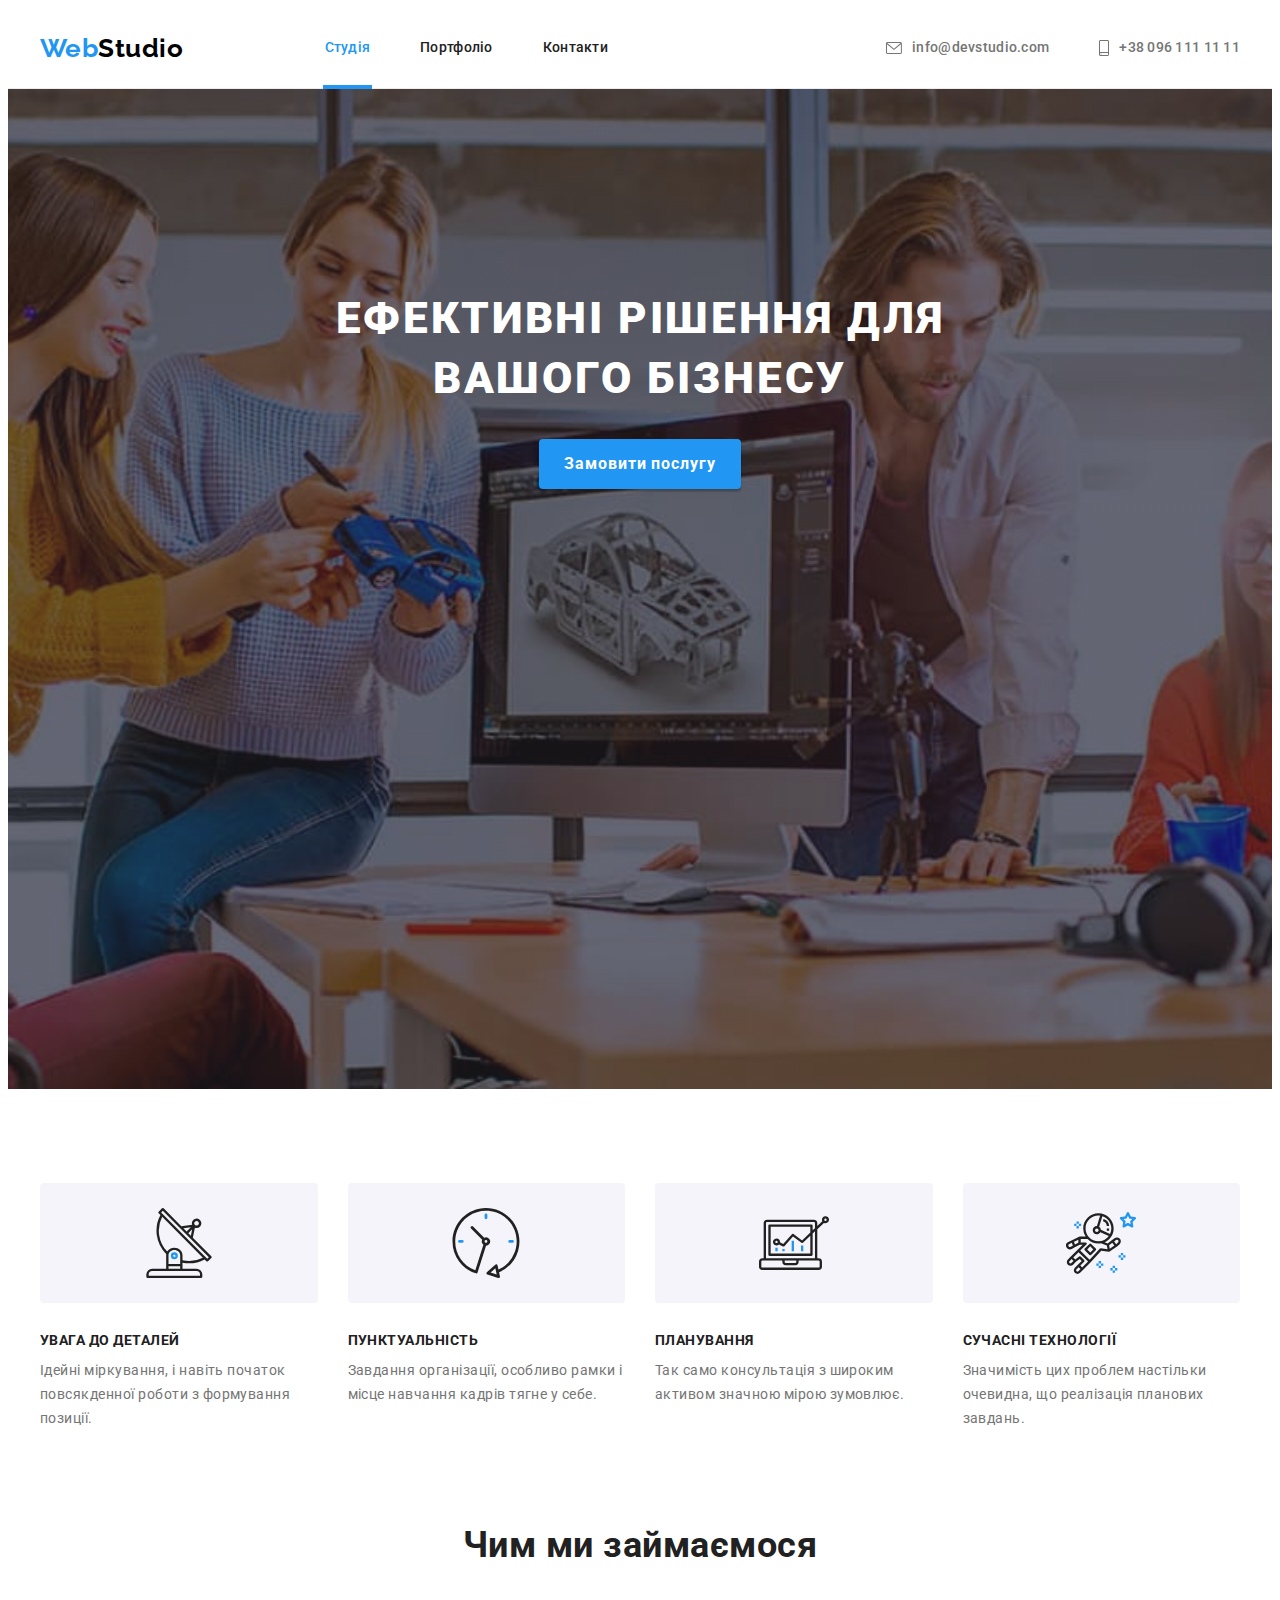
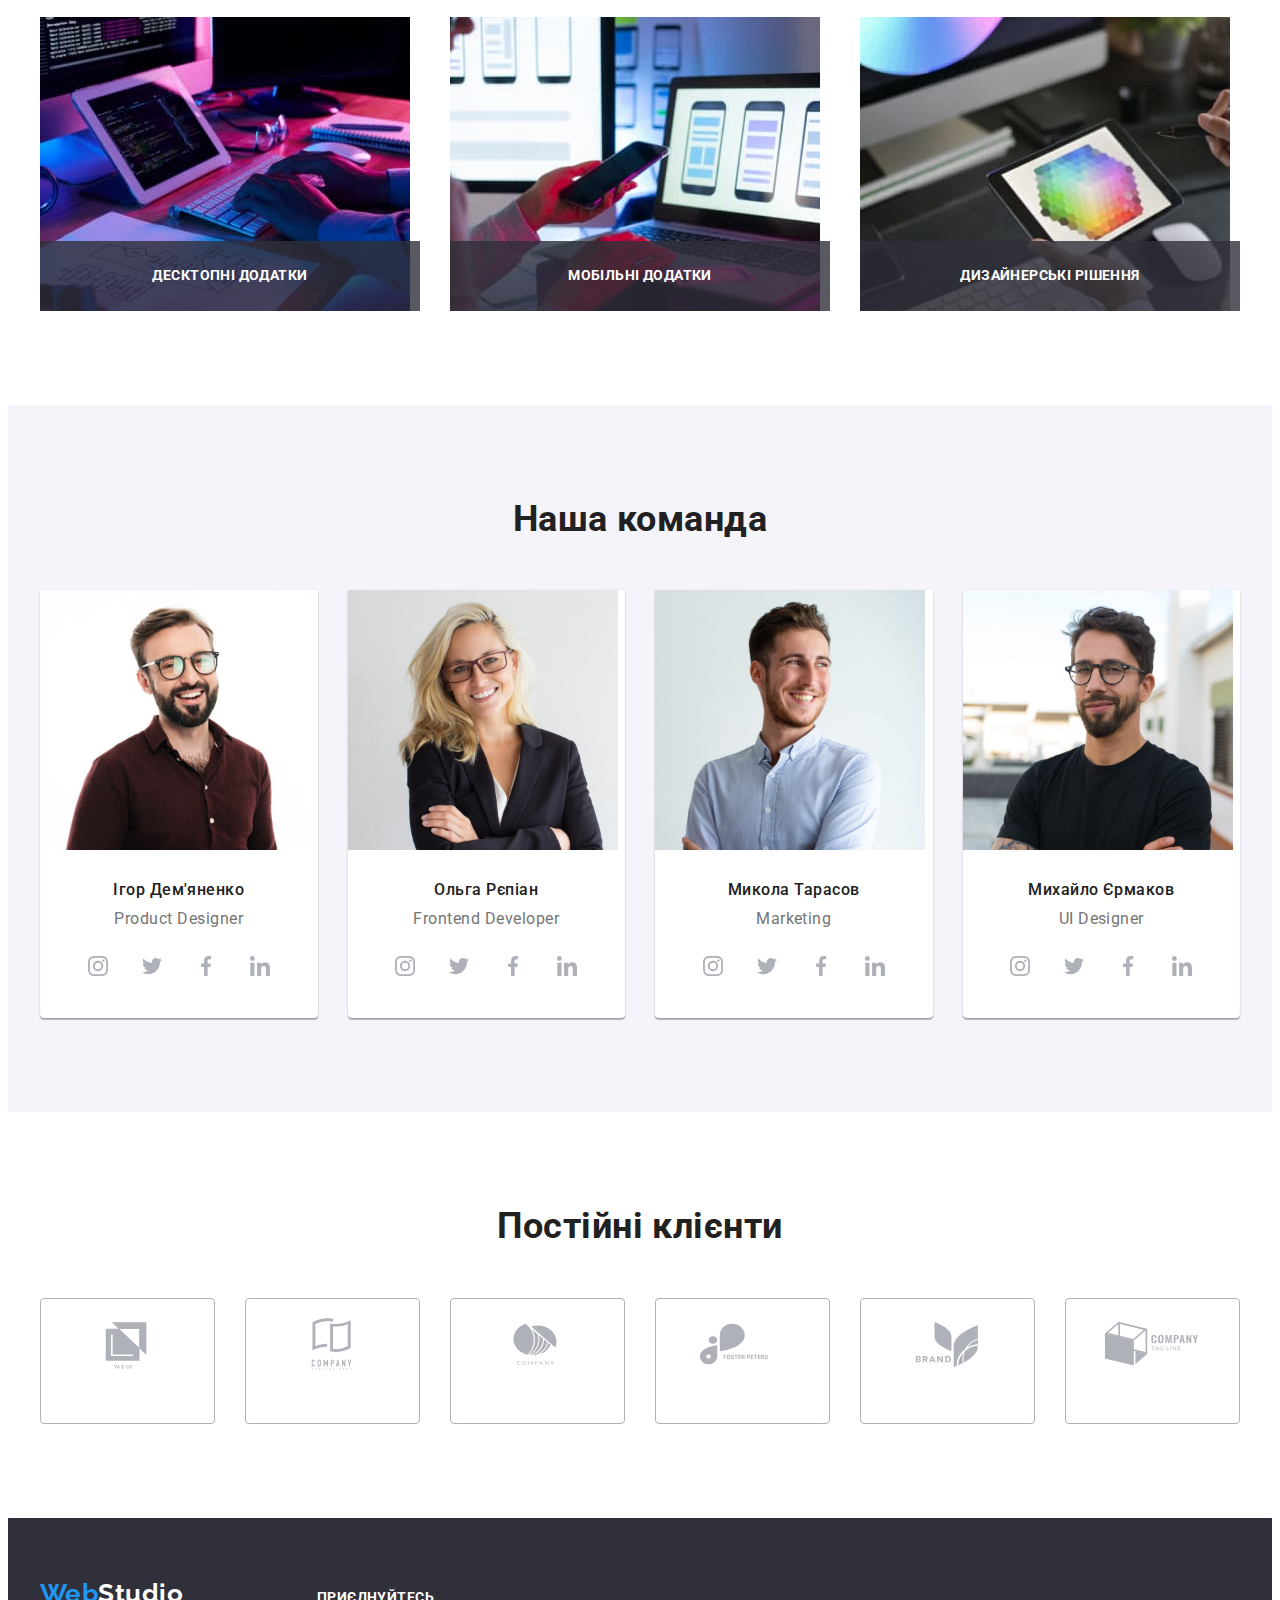
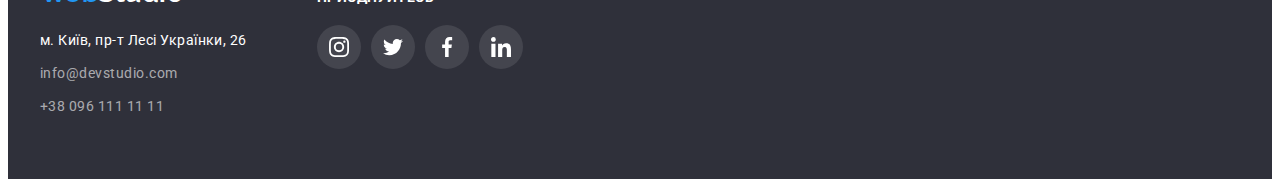
<file: index.html>
<!DOCTYPE html>
<html lang="uk">
  <head>
    <meta charset="UTF-8" />
    <meta http-equiv="X-UA-Compatible" content="IE=edge" />
    <meta name="viewport" content="width=device-width, initial-scale=1.0" />
    <link rel="preconnect" href="https://fonts.googleapis.com" />
    <link rel="preconnect" href="https://fonts.gstatic.com" crossorigin />
    <link
      href="https://fonts.googleapis.com/css2?family=Raleway:wght@700&family=Roboto:wght@400;500;700;900&display=swap"
      rel="stylesheet"
    />
    <title>Студія</title>
    <link
      rel="stylesheet"
      href="https://cdnjs.cloudflare.com/ajax/libs/modern-normalize/1.1.0/modern-normalize.min.css"
      integrity="sha512-wpPYUAdjBVSE4KJnH1VR1HeZfpl1ub8YT/NKx4PuQ5NmX2tKuGu6U/JRp5y+Y8XG2tV+wKQpNHVUX03MfMFn9Q=="
      crossorigin="anonymous"
      referrerpolicy="no-referrer"
    />
    <link rel="stylesheet" href="./css/styles.css" />
  </head>
  <body>
    <header class="header">
      <div class="container page-header">
        <nav class="page-nav">
          <a href="/" class="logo"><span class="logo-start">Web</span>Studio</a>
          <ul class="site-nav list">
            <li class="item"><a href="./index.html" class="link current">Студія</a></li>
            <li class="item"><a href="./portfolio.html" class="link">Портфоліо</a></li>
            <li class="item"><a href="" class="link">Контакти</a></li>
          </ul>
        </nav>
        <ul class="contacts list">
          <li class="item">
            <a href="mailto:info@devstudio.com" class="link">
              <svg class="icon" width="16" height="12">
                <use href="./images/icons.svg#envelope"></use></svg
              >info@devstudio.com
            </a>
          </li>
          <li class="item">
            <a href="tel:+380961111111" class="link">
              <svg class="icon" width="10" height="16">
                <use href="./images/icons.svg#smartphone"></use></svg
              >+38 096 111 11 11
            </a>
          </li>
        </ul>
      </div>
    </header>
    <main>
      <section class="hero">
        <h1 class="hero-title">Ефективні рішення для<br />вашого бізнесу</h1>
        <button type="button" class="button primary hero-btn" data-modal-open>
          Замовити послугу
        </button>
      </section>
      <section class="section section-features">
        <div class="container">
          <h2 class="section-title visually-hidden">Наші переваги</h2>
          <ul class="features list">
            <li class="item">
              <div class="icon-bg">
                <svg class="icon" width="70" height="70">
                  <use href="./images/icons.svg#antenna"></use>
                </svg>
              </div>
              <h3 class="title">УВАГА ДО ДЕТАЛЕЙ</h3>
              <p class="text">
                Ідейні міркування, і навіть початок повсякденної роботи з формування позиції.
              </p>
            </li>
            <li class="item">
              <div class="icon-bg">
                <svg class="icon" width="70" height="70">
                  <use href="./images/icons.svg#clock"></use>
                </svg>
              </div>
              <h3 class="title">ПУНКТУАЛЬНІСТЬ</h3>
              <p class="text">
                Завдання організації, особливо рамки і місце навчання кадрів тягне у себе.
              </p>
            </li>
            <li class="item">
              <div class="icon-bg">
                <svg class="icon" width="70" height="70">
                  <use href="./images/icons.svg#diagram"></use>
                </svg>
              </div>
              <h3 class="title">ПЛАНУВАННЯ</h3>
              <p class="text">Так само консультація з широким активом значною мірою зумовлює.</p>
            </li>
            <li class="item">
              <div class="icon-bg">
                <svg class="icon" width="70" height="70">
                  <use href="./images/icons.svg#astronaut"></use>
                </svg>
              </div>
              <h3 class="title">СУЧАСНІ ТЕХНОЛОГІЇ</h3>
              <p class="text">
                Значимість цих проблем настільки очевидна, що реалізація планових завдань.
              </p>
            </li>
          </ul>
        </div>
      </section>
      <section class="section">
        <div class="container">
          <h2 class="section-title">Чим ми займаємося</h2>
          <ul class="work list">
            <li class="item">
              <div class="picture-wrap">
                <img
                  class="picture"
                  src="./images/box-1.jpg"
                  alt="Програмування"
                  width="370"
                  height="294"
                />
                <p class="description">Десктопні додатки</p>
              </div>
            </li>
            <li class="item">
              <div class="picture-wrap">
                <img
                  class="picture"
                  src="./images/box-2.jpg"
                  alt="Мобільні інтерфейси"
                  width="370"
                  height="294"
                />
                <p class="description">Мобільні додатки</p>
              </div>
            </li>
            <li class="item">
              <div class="picture-wrap">
                <img
                  class="picture"
                  src="./images/box-3.jpg"
                  alt="Палітра кольорів"
                  width="370"
                  height="294"
                />
                <p class="description">Дизайнерські рішення</p>
              </div>
            </li>
          </ul>
        </div>
      </section>
      <section class="section command">
        <div class="container">
          <h2 class="section-title">Наша команда</h2>
          <ul class="command-info list">
            <li class="item">
              <img
                class="foto"
                src="./images/photo-1.jpg"
                alt="Ігор Дем'яненко"
                width="270"
                height="260"
              />
              <div class="description">
                <h3 class="title">Ігор Дем'яненко</h3>
                <p lang="en" class="text">Product Designer</p>
                <ul class="social list">
                  <li class="item">
                    <a href="#" class="link">
                      <svg class="icon" width="20" height="20">
                        <use href="./images/icons.svg#instagram"></use>
                      </svg>
                    </a>
                  </li>
                  <li class="item">
                    <a href="#" class="link">
                      <svg class="icon" width="20" height="20">
                        <use href="./images/icons.svg#twitter"></use>
                      </svg>
                    </a>
                  </li>
                  <li class="item">
                    <a href="#" class="link">
                      <svg class="icon" width="20" height="20">
                        <use href="./images/icons.svg#facebook"></use>
                      </svg>
                    </a>
                  </li>
                  <li class="item">
                    <a href="#" class="link">
                      <svg class="icon" width="20" height="20">
                        <use href="./images/icons.svg#linkedin"></use>
                      </svg>
                    </a>
                  </li>
                </ul>
              </div>
            </li>
            <li class="item">
              <img
                class="foto"
                src="./images/photo-2.jpg"
                alt="Ольга Рєпіан"
                width="270"
                height="260"
              />
              <div class="description">
                <h3 class="title">Ольга Рєпіан</h3>
                <p lang="en" class="text">Frontend Developer</p>
                <ul class="social list">
                  <li class="item">
                    <a href="#" class="link">
                      <svg class="icon" width="20" height="20">
                        <use href="./images/icons.svg#instagram"></use>
                      </svg>
                    </a>
                  </li>
                  <li class="item">
                    <a href="#" class="link">
                      <svg class="icon" width="20" height="20">
                        <use href="./images/icons.svg#twitter"></use>
                      </svg>
                    </a>
                  </li>
                  <li class="item">
                    <a href="#" class="link">
                      <svg class="icon" width="20" height="20">
                        <use href="./images/icons.svg#facebook"></use>
                      </svg>
                    </a>
                  </li>
                  <li class="item">
                    <a href="#" class="link">
                      <svg class="icon" width="20" height="20">
                        <use href="./images/icons.svg#linkedin"></use>
                      </svg>
                    </a>
                  </li>
                </ul>
              </div>
            </li>
            <li class="item">
              <img
                class="foto"
                src="./images/photo-3.jpg"
                alt="Микола Тарасов"
                width="270"
                height="260"
              />
              <div class="description">
                <h3 class="title">Микола Тарасов</h3>
                <p lang="en" class="text">Marketing</p>
                <ul class="social list">
                  <li class="item">
                    <a href="#" class="link">
                      <svg class="icon" width="20" height="20">
                        <use href="./images/icons.svg#instagram"></use>
                      </svg>
                    </a>
                  </li>
                  <li class="item">
                    <a href="#" class="link">
                      <svg class="icon" width="20" height="20">
                        <use href="./images/icons.svg#twitter"></use>
                      </svg>
                    </a>
                  </li>
                  <li class="item">
                    <a href="#" class="link">
                      <svg class="icon" width="20" height="20">
                        <use href="./images/icons.svg#facebook"></use>
                      </svg>
                    </a>
                  </li>
                  <li class="item">
                    <a href="#" class="link">
                      <svg class="icon" width="20" height="20">
                        <use href="./images/icons.svg#linkedin"></use>
                      </svg>
                    </a>
                  </li>
                </ul>
              </div>
            </li>
            <li class="item">
              <img
                class="foto"
                src="./images/photo-4.jpg"
                alt="Михайло Єрмаков"
                width="270"
                height="260"
              />
              <div class="description">
                <h3 class="title">Михайло Єрмаков</h3>
                <p lang="en" class="text">UI Designer</p>
                <ul class="social list">
                  <li class="item">
                    <a href="#" class="link">
                      <svg class="icon" width="20" height="20">
                        <use href="./images/icons.svg#instagram"></use>
                      </svg>
                    </a>
                  </li>
                  <li class="item">
                    <a href="#" class="link">
                      <svg class="icon" width="20" height="20">
                        <use href="./images/icons.svg#twitter"></use>
                      </svg>
                    </a>
                  </li>
                  <li class="item">
                    <a href="#" class="link">
                      <svg class="icon" width="20" height="20">
                        <use href="./images/icons.svg#facebook"></use>
                      </svg>
                    </a>
                  </li>
                  <li class="item">
                    <a href="#" class="link">
                      <svg class="icon" width="20" height="20">
                        <use href="./images/icons.svg#linkedin"></use>
                      </svg>
                    </a>
                  </li>
                </ul>
              </div>
            </li>
          </ul>
        </div>
      </section>
      <section class="section clients">
        <div class="container">
          <h2 class="section-title">Постійні клієнти</h2>
          <ul class="clients-list list">
            <li class="item">
              <a href="#" class="link">
                <svg class="icon" width="106" height="60">
                  <use href="./images/icons.svg#client-1"></use>
                </svg>
              </a>
            </li>
            <li class="item">
              <a href="#" class="link">
                <svg class="icon" width="106" height="60">
                  <use href="./images/icons.svg#client-2"></use>
                </svg>
              </a>
            </li>
            <li class="item">
              <a href="#" class="link">
                <svg class="icon" width="106" height="60">
                  <use href="./images/icons.svg#client-3"></use>
                </svg>
              </a>
            </li>
            <li class="item">
              <a href="#" class="link">
                <svg class="icon" width="106" height="60">
                  <use href="./images/icons.svg#client-4"></use>
                </svg>
              </a>
            </li>
            <li class="item">
              <a href="#" class="link">
                <svg class="icon" width="106" height="60">
                  <use href="./images/icons.svg#client-5"></use>
                </svg>
              </a>
            </li>
            <li class="item">
              <a href="#" class="link">
                <svg class="icon" width="106" height="60">
                  <use href="./images/icons.svg#client-6"></use>
                </svg>
              </a>
            </li>
          </ul>
        </div>
      </section>
    </main>
    <footer class="footer">
      <div class="container">
        <div class="footer-address">
          <a href="/" class="logo"
            ><span class="logo-start">Web</span><span class="logo-end">Studio</span></a
          >
          <address class="address">
            <p class="title">м. Київ, пр-т Лесі Українки, 26</p>
            <ul class="list">
              <li class="item">
                <a href="mailto:info@devstudio.com" class="link">info@devstudio.com</a>
              </li>
              <li class="item">
                <a href="tel:+380961111111" class="link">+38 096 111 11 11</a>
              </li>
            </ul>
          </address>
        </div>
        <div class="footer-social">
          <p class="title">приєднуйтесь</p>
          <ul class="footer-social-list list">
            <li class="item">
              <a href="#" class="link">
                <svg class="icon" width="20" height="20">
                  <use href="./images/icons.svg#instagram"></use>
                </svg>
              </a>
            </li>
            <li class="item">
              <a href="#" class="link">
                <svg class="icon" width="20" height="20">
                  <use href="./images/icons.svg#twitter"></use>
                </svg>
              </a>
            </li>
            <li class="item">
              <a href="#" class="link">
                <svg class="icon" width="20" height="20">
                  <use href="./images/icons.svg#facebook"></use>
                </svg>
              </a>
            </li>
            <li class="item">
              <a href="#" class="link">
                <svg class="icon" width="20" height="20">
                  <use href="./images/icons.svg#linkedin"></use>
                </svg>
              </a>
            </li>
          </ul>
        </div>
      </div>
    </footer>
    <!-- Модальное окно -->
    <div class="backdrop is-hidden" data-modal>
      <div class="modal">
        <div class="icon-wrap" data-modal-close>
          <svg class="icon" width="18" height="18">
            <use href="./images/icons.svg#close"></use>
          </svg>
        </div>
      </div>
    </div>
    <script src="./js/modal.js"></script>
  </body>
</html>
</file>
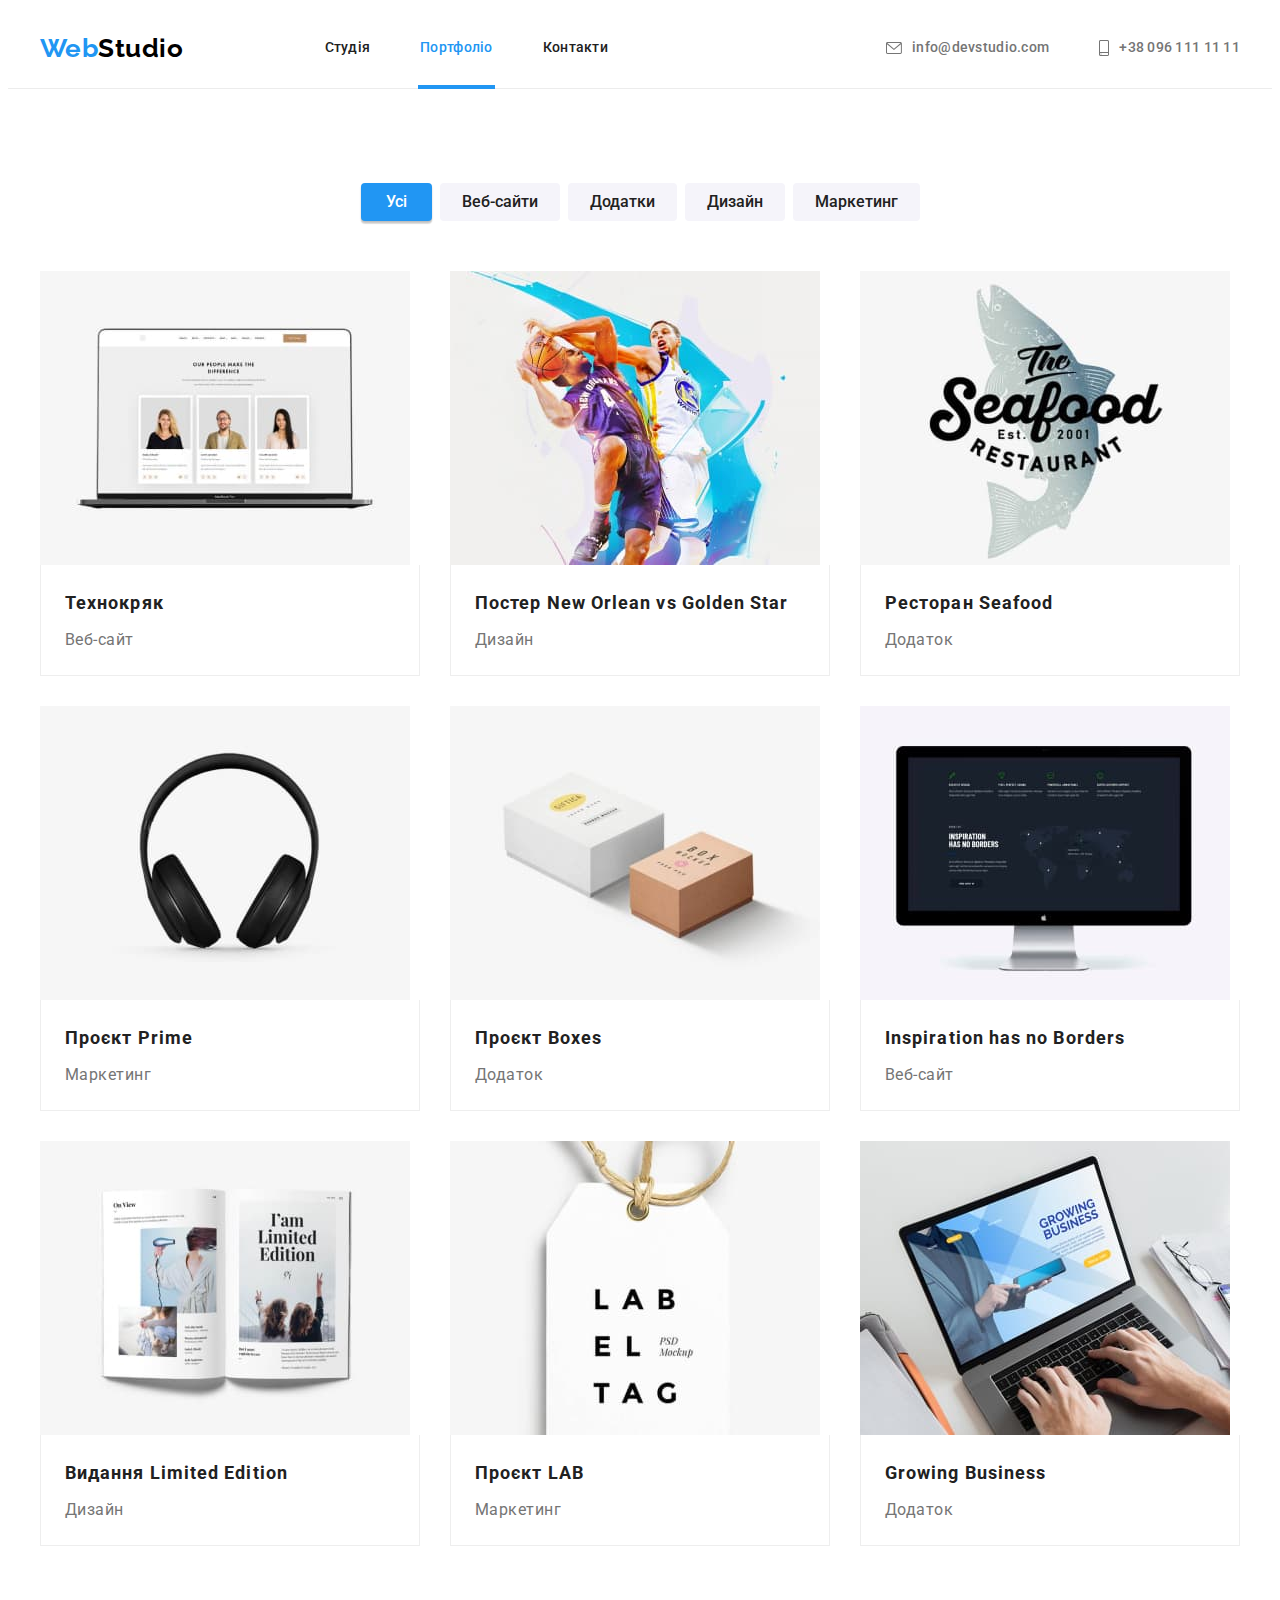
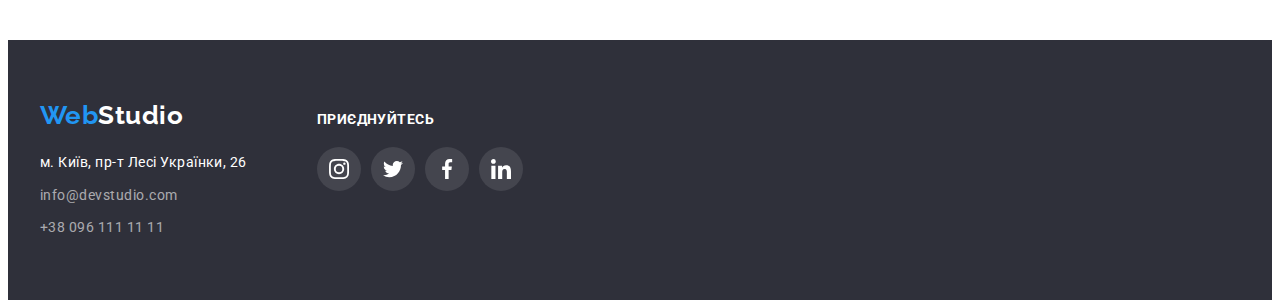
<file: portfolio.html>
<!DOCTYPE html>
<html lang="uk">
  <head>
    <meta charset="UTF-8" />
    <meta http-equiv="X-UA-Compatible" content="IE=edge" />
    <meta name="viewport" content="width=device-width, initial-scale=1.0" />
    <link rel="preconnect" href="https://fonts.googleapis.com" />
    <link rel="preconnect" href="https://fonts.gstatic.com" crossorigin />
    <link
      href="https://fonts.googleapis.com/css2?family=Raleway:wght@700&family=Roboto:wght@400;500;700;900&display=swap"
      rel="stylesheet"
    />
    <title>Портфоліо</title>
    <link
      rel="stylesheet"
      href="https://cdnjs.cloudflare.com/ajax/libs/modern-normalize/1.1.0/modern-normalize.min.css"
      integrity="sha512-wpPYUAdjBVSE4KJnH1VR1HeZfpl1ub8YT/NKx4PuQ5NmX2tKuGu6U/JRp5y+Y8XG2tV+wKQpNHVUX03MfMFn9Q=="
      crossorigin="anonymous"
      referrerpolicy="no-referrer"
    />
    <link rel="stylesheet" href="./css/styles.css" />
  </head>
  <body>
    <header class="header">
      <div class="container page-header">
        <nav class="page-nav">
          <a href="/" class="logo"><span class="logo-start">Web</span>Studio</a>
          <ul class="site-nav list">
            <li class="item"><a href="./index.html" class="link">Студія</a></li>
            <li class="item"><a href="./portfolio.html" class="link current">Портфоліо</a></li>
            <li class="item"><a href="" class="link">Контакти</a></li>
          </ul>
        </nav>
        <ul class="contacts list">
          <li class="item">
            <a href="mailto:info@devstudio.com" class="link">
              <svg class="icon" width="16" height="12">
                <use href="./images/icons.svg#envelope"></use></svg
              >info@devstudio.com</a
            >
          </li>
          <li class="item">
            <a href="tel:+380961111111" class="link">
              <svg class="icon" width="10" height="16">
                <use href="./images/icons.svg#smartphone"></use></svg
              >+38 096 111 11 11</a
            >
          </li>
        </ul>
      </div>
    </header>
    <main>
      <section class="section">
        <div class="container">
          <h1 class="section-title visually-hidden">Наші проекти</h1>
          <ul class="filter list">
            <li class="item">
              <button type="button" class="button primary">Усі</button>
            </li>
            <li class="item">
              <button type="button" class="button secondary">Веб-сайти</button>
            </li>
            <li class="item">
              <button type="button" class="button secondary">Додатки</button>
            </li>
            <li class="item">
              <button type="button" class="button secondary">Дизайн</button>
            </li>
            <li class="item">
              <button type="button" class="button secondary">Маркетинг</button>
            </li>
          </ul>
          <ul class="project list">
            <li class="item">
              <a href="" class="link">
                <div class="thumb">
                  <img
                    class="picture"
                    src="./images/project-1.jpg"
                    alt="Экран ноутбука"
                    width="370"
                    height="294"
                  />
                  <p class="hover-overlay">
                    Ресурс пропонує комплексні пропозиції з різним рівнем функціоналу та сервісів.
                    Все це дозволить відвідувачу отримати вичерпні відомості про компанію чи
                    приватну особу.
                  </p>
                </div>
                <div class="description">
                  <h2 class="title">Технокряк</h2>
                  <p class="product">Веб-сайт</p>
                </div>
              </a>
            </li>
            <li class="item">
              <a href="" class="link">
                <div class="thumb">
                  <img
                    class="picture"
                    src="./images/project-2.jpg"
                    alt="Два баскетболиста"
                    width="370"
                    height="294"
                  />
                  <p class="hover-overlay">
                    Ресурс пропонує комплексні пропозиції з різним рівнем функціоналу та сервісів.
                    Все це дозволить відвідувачу отримати вичерпні відомості про компанію чи
                    приватну особу.
                  </p>
                </div>
                <div class="description">
                  <h2 class="title">Постер <span lang="en">New Orlean vs Golden Star</span></h2>
                  <p class="product">Дизайн</p>
                </div>
              </a>
            </li>
            <li class="item">
              <a href="" class="link">
                <div class="thumb">
                  <img
                    class="picture"
                    src="./images/project-3.jpg"
                    alt="Логотип ресторана"
                    width="370"
                    height="294"
                  />
                  <p class="hover-overlay">
                    Ресурс пропонує комплексні пропозиції з різним рівнем функціоналу та сервісів.
                    Все це дозволить відвідувачу отримати вичерпні відомості про компанію чи
                    приватну особу.
                  </p>
                </div>
                <div class="description">
                  <h2 class="title">Ресторан <span lang="en">Seafood</span></h2>
                  <p class="product">Додаток</p>
                </div>
              </a>
            </li>
            <li class="item">
              <a href="" class="link">
                <div class="thumb">
                  <img
                    class="picture"
                    src="./images/project-4.jpg"
                    alt="Наушники"
                    width="370"
                    height="294"
                  />
                  <p class="hover-overlay">
                    Ресурс пропонує комплексні пропозиції з різним рівнем функціоналу та сервісів.
                    Все це дозволить відвідувачу отримати вичерпні відомості про компанію чи
                    приватну особу.
                  </p>
                </div>
                <div class="description">
                  <h2 class="title">Проєкт <span lang="en">Prime</span></h2>
                  <p class="product">Маркетинг</p>
                </div>
              </a>
            </li>
            <li class="item">
              <a href="" class="link">
                <div class="thumb">
                  <img
                    class="picture"
                    src="./images/project-5.jpg"
                    alt="Картонные боксы"
                    width="370"
                    height="294"
                  />
                  <p class="hover-overlay">
                    Ресурс пропонує комплексні пропозиції з різним рівнем функціоналу та сервісів.
                    Все це дозволить відвідувачу отримати вичерпні відомості про компанію чи
                    приватну особу.
                  </p>
                </div>
                <div class="description">
                  <h2 class="title">Проєкт <span lang="en">Boxes</span></h2>
                  <p class="product">Додаток</p>
                </div>
              </a>
            </li>
            <li class="item">
              <a href="" class="link">
                <div class="thumb">
                  <img
                    class="picture"
                    src="./images/project-6.jpg"
                    alt="Монитор"
                    width="370"
                    height="294"
                  />
                  <p class="hover-overlay">
                    Ресурс пропонує комплексні пропозиції з різним рівнем функціоналу та сервісів.
                    Все це дозволить відвідувачу отримати вичерпні відомості про компанію чи
                    приватну особу.
                  </p>
                </div>
                <div class="description">
                  <h2 lang="en" class="title">Inspiration has no Borders</h2>
                  <p class="product">Веб-сайт</p>
                </div>
              </a>
            </li>
            <li class="item">
              <a href="" class="link">
                <div class="thumb">
                  <img
                    class="picture"
                    src="./images/project-7.jpg"
                    alt="Книга"
                    width="370"
                    height="294"
                  />
                  <p class="hover-overlay">
                    Ресурс пропонує комплексні пропозиції з різним рівнем функціоналу та сервісів.
                    Все це дозволить відвідувачу отримати вичерпні відомості про компанію чи
                    приватну особу.
                  </p>
                </div>
                <div class="description">
                  <h2 class="title">Видання <span lang="en">Limited Edition</span></h2>
                  <p class="product">Дизайн</p>
                </div>
              </a>
            </li>
            <li class="item">
              <a href="" class="link">
                <div class="thumb">
                  <img
                    class="picture"
                    src="./images/project-8.jpg"
                    alt="Бирка"
                    width="370"
                    height="294"
                  />
                  <p class="hover-overlay">
                    Ресурс пропонує комплексні пропозиції з різним рівнем функціоналу та сервісів.
                    Все це дозволить відвідувачу отримати вичерпні відомості про компанію чи
                    приватну особу.
                  </p>
                </div>
                <div class="description">
                  <h2 class="title">Проєкт <span lang="en">LAB</span></h2>
                  <p class="product">Маркетинг</p>
                </div>
              </a>
            </li>
            <li class="item">
              <a href="" class="link">
                <div class="thumb">
                  <img
                    class="picture"
                    src="./images/project-9.jpg"
                    alt="Руки на ноутбуке"
                    width="370"
                    height="294"
                  />
                  <p class="hover-overlay">
                    Ресурс пропонує комплексні пропозиції з різним рівнем функціоналу та сервісів.
                    Все це дозволить відвідувачу отримати вичерпні відомості про компанію чи
                    приватну особу.
                  </p>
                </div>
                <div class="description">
                  <h2 lang="en" class="title">Growing Business</h2>
                  <p class="product">Додаток</p>
                </div>
              </a>
            </li>
          </ul>
        </div>
      </section>
    </main>
    <footer class="footer">
      <div class="container">
        <div class="footer-address">
          <a href="/" class="logo"
            ><span class="logo-start">Web</span><span class="logo-end">Studio</span></a
          >
          <address class="address">
            <p class="title">м. Київ, пр-т Лесі Українки, 26</p>
            <ul class="list">
              <li class="item">
                <a href="mailto:info@devstudio.com" class="link">info@devstudio.com</a>
              </li>
              <li class="item">
                <a href="tel:+380961111111" class="link">+38 096 111 11 11</a>
              </li>
            </ul>
          </address>
        </div>
        <div class="footer-social">
          <p class="title">приєднуйтесь</p>
          <ul class="footer-social-list list">
            <li class="item">
              <a href="#" class="link">
                <svg class="icon" width="20" height="20">
                  <use href="./images/icons.svg#instagram"></use>
                </svg>
              </a>
            </li>
            <li class="item">
              <a href="#" class="link">
                <svg class="icon" width="20" height="20">
                  <use href="./images/icons.svg#twitter"></use>
                </svg>
              </a>
            </li>
            <li class="item">
              <a href="#" class="link">
                <svg class="icon" width="20" height="20">
                  <use href="./images/icons.svg#facebook"></use>
                </svg>
              </a>
            </li>
            <li class="item">
              <a href="#" class="link">
                <svg class="icon" width="20" height="20">
                  <use href="./images/icons.svg#linkedin"></use>
                </svg>
              </a>
            </li>
          </ul>
        </div>
      </div>
    </footer>
  </body>
</html>
</file>
<file: css/styles.css>
:root {
  --primary-text-color: #212121;
  --title-text-color: #757575;
  --accent-color: #2196f3;
  --white-color: #ffffff;
  --black-color: #000000;
  --button-color: #f5f4fa;
  --footer-color: #2f303a;
  --button-active: #188ce8;
  --icon-color: #afb1b8;
  --time: 250ms;
  --timing-function: cubic-bezier(0.4, 0, 0.2, 1);
}

body {
  color: var(--title-text-color);
  background-color: var(--white-color);
  font-family: Roboto, sans-serif;
  letter-spacing: 0.03em;
}

h1,
h2,
h3,
h4,
h5,
h6,
p,
ul {
  margin-top: 0;
  margin-bottom: 0;
}

.container {
  margin-left: auto;
  margin-right: auto;
  padding-left: 15px;
  padding-right: 15px;
  width: 1200px;
}

.list {
  padding: 0;
  margin: 0;
  list-style: none;
}

.visually-hidden {
  position: absolute;
  white-space: nowrap;
  width: 1px;
  height: 1px;
  overflow: hidden;
  border: 0;
  padding: 0;
  clip: rect(0 0 0 0);
  clip-path: inset(50%);
  margin: -1px;
}

/* --------------- SECTION --------------- */

.section {
  padding-top: 94px;
  padding-bottom: 94px;
}

.section-title {
  margin-bottom: 50px;
  color: var(--primary-text-color);
  font-weight: 700;
  font-size: 36px;
  line-height: 1.16;
  text-align: center;
}

/* --------------- HEADER --------------- */

.header {
  border-bottom: 1px solid #ececec;
}

.container.page-header {
  display: flex;
  align-items: center;
  justify-content: space-between;
}

.container>.page-nav {
  display: flex;
  justify-content: space-between;
  align-items: center;
  flex-basis: 50%;
}

.logo {
  color: var(--black-color);
  font-family: Raleway, sans-serif;
  font-weight: 700;
  font-size: 26px;
  line-height: 1.19;
  text-decoration: none;
}

.logo-start {
  color: var(--accent-color);
}

.logo-end {
  color: var(--white-color);
}

.site-nav.list {
  display: flex;
}

.site-nav>.item {
  display: flex;
  position: relative;
}

.site-nav>.item+.item {
  margin-left: 50px;
}

.site-nav>.item:last-child {
  margin-right: 32px;
}

.site-nav .link {
  display: block;
  padding-top: 32px;
  padding-bottom: 32px;
  font-weight: 500;
  font-size: 14px;
  line-height: 1.14;
  letter-spacing: 0.02em;
  text-decoration: none;
  color: var(--primary-text-color);
  transition: color var(--time) var(--timing-function);
}

.site-nav .link:hover,
.site-nav .link:focus {
  color: var(--accent-color);
}

.site-nav .link.current {
  color: var(--accent-color);
}

.site-nav .link.current::after {
  display: block;
  position: absolute;
  content: '';
  bottom: -1px;
  left: -2px;
  width: calc(100% + 4px);
  height: 4px;
  background-color: var(--accent-color);
}

.contacts.list {
  display: flex;
}

.contacts>.item+.item {
  margin-left: 50px;
}

.contacts .link {
  display: flex;
  padding-top: 32px;
  padding-bottom: 32px;
  align-items: center;
  color: var(--title-text-color);
  fill: var(--title-text-color);
  font-weight: 500;
  font-size: 14px;
  line-height: 1.14;
  letter-spacing: 0.02em;
  text-decoration: none;
  transition: color var(--time) var(--timing-function), fill var(--time) var(--timing-function);
}

.contacts .link:hover,
.contacts .link:focus {
  color: var(--accent-color);
  fill: var(--accent-color);
}

.contacts .icon {
  margin-right: 10px;
}

/* --------------- HERO --------------- */

.hero {
  max-width: 1600px;
  height: 600px;
  margin-left: auto;
  margin-right: auto;
  background-image: linear-gradient(to right, rgba(47, 48, 58, 0.4), rgba(47, 48, 58, 0.4)),
    url(../images/hero-bg.jpg);
  background-repeat: no-repeat;
  background-position: center;
  background-size: cover;
  padding: 200px 0;
  background-color: var(--footer-color);
  text-align: center;
}

.hero-title {
  margin-top: 0;
  margin-bottom: 30px;
  color: var(--white-color);
  font-weight: 900;
  font-size: 44px;
  line-height: 1.36;
  text-align: center;
  letter-spacing: 0.06em;
  text-transform: uppercase;
}

/* --------------- FEATURES --------------- */

.section-features {
  padding-bottom: 0;
}

.features {
  display: flex;
}

.features>.item {
  flex-basis: calc((100% - 90px) / 4);
  margin-right: 30px;
}

.features>.item:nth-child(4n) {
  margin-right: 0;
}

.features .icon-bg {
  display: flex;
  justify-content: center;
  padding-top: 25px;
  padding-bottom: 25px;
  margin-bottom: 30px;
  border-radius: 4px;
  background-color: var(--button-color);
}

.features .icon {
  display: inline-block;
}

.features .title {
  margin-bottom: 10px;
  color: var(--primary-text-color);
  font-weight: 700;
  font-size: 14px;
  line-height: 1.14;
  text-transform: uppercase;
}

.features .text {
  font-size: 14px;
  line-height: 1.71;
}

/* --------------- WORK --------------- */

.work {
  display: flex;
}

.work>.item {
  flex-basis: calc((100% - 60px) / 3);
  margin-right: 30px;
}

.work>.item:nth-child(3n) {
  margin-right: 0;
}

.work .picture-wrap {
  position: relative;
}

.work .picture {
  display: block;
}

.work .description {
  position: absolute;
  bottom: 0;
  left: 0;
  width: 100%;
  padding-top: 27px;
  padding-bottom: 27px;
  font-weight: 700;
  font-size: 14px;
  line-height: 1.14;
  text-align: center;
  letter-spacing: 0.03em;
  text-transform: uppercase;
  background: rgba(47, 48, 58, 0.8);
  color: var(--white-color);
}

/* --------------- COMMAND --------------- */

.command {
  background-color: var(--button-color);
}

.command-info {
  display: flex;
}

.command-info>.item {
  flex-basis: calc((100% - 90px) / 4);
  margin-right: 30px;
  background: var(--white-color);
  box-shadow: 0px 1px 3px rgba(0, 0, 0, 0.12), 0px 1px 1px rgba(0, 0, 0, 0.14),
    0px 2px 1px rgba(0, 0, 0, 0.2);
  border-radius: 0px 0px 4px 4px;
}

.command-info>.item:nth-child(4n) {
  margin-right: 0;
}

.command-info .description {
  padding: 30px 0px;
}

.command-info .foto {
  display: block;
}

.command-info .title {
  margin-bottom: 10px;
  color: var(--primary-text-color);
  font-weight: 500;
  font-size: 16px;
  line-height: 1.19;
  text-align: center;
}

.command-info .text {
  margin-bottom: 16px;
  font-size: 16px;
  line-height: 1.19;
  text-align: center;
}

.social {
  display: flex;
  justify-content: center;
}

.social>.item {
  margin-right: 10px;
}

.social>.item:nth-child(4n) {
  margin-right: 0;
}

.social .link {
  display: flex;
  justify-content: center;
  align-items: center;
  width: 44px;
  height: 44px;
  border-radius: 75px;
  color: var(--icon-color);
  transition: color var(--time) var(--timing-function), background-color var(--time) var(--timing-function);
}

.social .link:hover,
.social .link:focus {
  color: var(--white-color);
  background-color: var(--accent-color);
}

.social .icon {
  fill: currentColor;
}

/* --------------- CLIENTS --------------- */

.clients-list {
  display: flex;
}

.clients-list>.item {
  flex-basis: calc((100% - 150px) / 6);
  margin-right: 30px;
}

.clients-list>.item:nth-child(6n) {
  margin-right: 0;
}

.clients-list .link {
  display: flex;
  justify-content: center;
  padding-top: 16px;
  padding-bottom: 16px;
  height: 92px;
  border: 1px solid var(--icon-color);
  border-radius: 4px;
  color: var(--icon-color);
  transition: color var(--time) var(--timing-function), border-color var(--time) var(--timing-function);
}

.clients-list .link:hover,
.clients-list .link:focus {
  color: var(--accent-color);
  border-color: var(--accent-color);
}

.clients-list .icon {
  fill: currentColor;
}

/* --------------- FOOTER --------------- */

.footer {
  padding-top: 60px;
  padding-bottom: 60px;
  background-color: var(--footer-color);
}

.footer>.container {
  display: flex;
  align-items: baseline;
}

.footer .logo {
  display: inline-block;
  margin-bottom: 20px;
}

.address .title {
  margin-bottom: 9px;
  color: var(--white-color);
  font-style: normal;
  font-size: 14px;
  line-height: 1.71;
}

.address .item {
  display: block;
}

.address .item+.item {
  margin-top: 9px;
}

.address .link {
  color: rgba(255, 255, 255, 0.6);
  font-style: normal;
  font-size: 14px;
  line-height: 1.71;
  text-decoration: none;
  transition: color var(--time) var(--timing-function);
}

.address .link:hover,
.address .link:focus {
  color: var(--accent-color);
}

.footer-social {
  margin-left: 70px;
}

.footer-social>.title {
  font-weight: 700;
  font-size: 14px;
  margin-bottom: 20px;
  line-height: 16px;
  letter-spacing: 0.03em;
  text-transform: uppercase;
  color: var(--white-color);
}

.footer-social-list {
  display: flex;
}

.footer-social-list>.item {
  margin-right: 10px;
}

.footer-social-list>.item:nth-child(4n) {
  margin-right: 0;
}

.footer-social-list .link {
  display: flex;
  justify-content: center;
  align-items: center;
  width: 44px;
  height: 44px;
  background-color: rgba(255, 255, 255, 0.1);
  border-radius: 75px;
  transition: background-color var(--time) var(--timing-function);
}

.footer-social-list .link:hover,
.footer-social-list .link:focus {
  background-color: var(--accent-color);
}

.footer-social-list .icon {
  fill: var(--white-color);
}

/* --------------- BUTTON --------------- */

.button {
  font-family: inherit;
  font-weight: 500;
  font-size: 16px;
  line-height: 1.62;
  cursor: pointer;
  border: none;
  border-radius: 4px;
  padding-top: 6px;
  padding-bottom: 6px;
  text-align: center;
}

.button.primary {
  color: var(--white-color);
  background-color: var(--accent-color);
  padding-left: 25px;
  padding-right: 25px;
  box-shadow: 0px 3px 1px rgba(0, 0, 0, 0.1), 0px 1px 2px rgba(0, 0, 0, 0.08),
    0px 2px 2px rgba(0, 0, 0, 0.12);
}

.button.secondary {
  color: var(--primary-text-color);
  background-color: var(--button-color);
  padding-left: 22px;
  padding-right: 22px;
  transition: color var(--time) var(--timing-function), background-color var(--time) var(--timing-function), box-shadow var(--time) var(--timing-function);
}

.button.secondary:hover,
.button.secondary:focus {
  color: var(--white-color);
  background-color: var(--accent-color);
  box-shadow: 0px 3px 1px rgba(0, 0, 0, 0.1), 0px 1px 2px rgba(0, 0, 0, 0.08),
    0px 2px 2px rgba(0, 0, 0, 0.12);
}

.hero-btn {
  font-weight: 700;
  font-size: 16px;
  line-height: 1.87;
  letter-spacing: 0.06em;
  padding: 10px 32px;
  transition: background-color var(--time) var(--timing-function);
}

.hero-btn:hover,
.hero-btn:focus {
  background-color: #188ce8;
}

/* --------------- FILTER --------------- */

.filter {
  display: flex;
  justify-content: center;
  margin-bottom: 50px;
}

.filter>.item {
  margin-right: 8px;
}

.filter>.item:nth-child(5n) {
  margin-right: 0;
}

.project {
  display: flex;
  flex-wrap: wrap;
}

.project>.item {
  flex-basis: calc((100% - 60px) / 3);
  margin-right: 30px;
  margin-bottom: 30px;
}

.project>.item:nth-child(3n) {
  margin-right: 0;
}

.project>.item:nth-last-child(-n + 3) {
  margin-bottom: 0;
}

.project .link {
  display: block;
  text-decoration: none;
  transition: box-shadow var(--time) var(--timing-function);
}

.project .link:hover,
.project .link:focus {
  box-shadow: 0px 1px 1px rgba(0, 0, 0, 0.12), 0px 4px 4px rgba(0, 0, 0, 0.06),
    1px 4px 6px rgba(0, 0, 0, 0.16);
}

.project .thumb {
  position: relative;
  overflow: hidden;
}

.project .picture {
  display: block;
}

.project .hover-overlay {
  display: flex;
  justify-content: center;
  align-items: center;
  top: 100%;
  left: 0;
  width: 100%;
  height: 100%;
  padding: 0 24px;
  position: absolute;
  font-size: 18px;
  line-height: 1.55;
  letter-spacing: 0.03em;
  color: var(--white-color);
  background-color: rgba(33, 150, 243, 0.9);
  transition: transform var(--time) var(--timing-function);
}

.project .link:hover .hover-overlay,
.project .link:focus .hover-overlay {
  transform: translateY(-100%);
}

.project .description {
  padding: 20px 24px;
  border-right: 1px solid #eeeeee;
  border-bottom: 1px solid #eeeeee;
  border-left: 1px solid #eeeeee;
}

.project .title {
  margin-bottom: 4px;
  color: var(--primary-text-color);
  font-weight: 700;
  font-size: 18px;
  line-height: 2;
  letter-spacing: 0.06em;
}

.project .product {
  color: var(--title-text-color);
  font-size: 16px;
  line-height: 1.87;
}

.backdrop {
  position: fixed;
  top: 0;
  left: 0;
  width: 100%;
  height: 100%;
  margin: 0 auto;
  background-color: rgba(0, 0, 0, 0.2);
  opacity: 1;
  visibility: visible;
  transition: opacity var(--time) var(--timing-function), visibility var(--time) var(--timing-function);
}

.backdrop.is-hidden {
  visibility: hidden;
  opacity: 0;
  pointer-events: none;
}

.modal {
  position: absolute;
  top: 50%;
  left: 50%;
  transform: translate(-50%, -50%);
  width: 528px;
  height: 581px;
  background-color: var(--white-color);
  box-shadow: 0px 1px 3px rgba(0, 0, 0, 0.12), 0px 1px 1px rgba(0, 0, 0, 0.14), 0px 2px 1px rgba(0, 0, 0, 0.2);
  border-radius: 4px;
}

.modal>.icon-wrap {
  position: absolute;
  display: flex;
  justify-content: center;
  align-items: center;
  top: 8px;
  right: 8px;
  width: 30px;
  height: 30px;
  border: 1px solid rgba(0, 0, 0, 0.1);
  border-radius: 75px;
  cursor: pointer;
}
</file>
